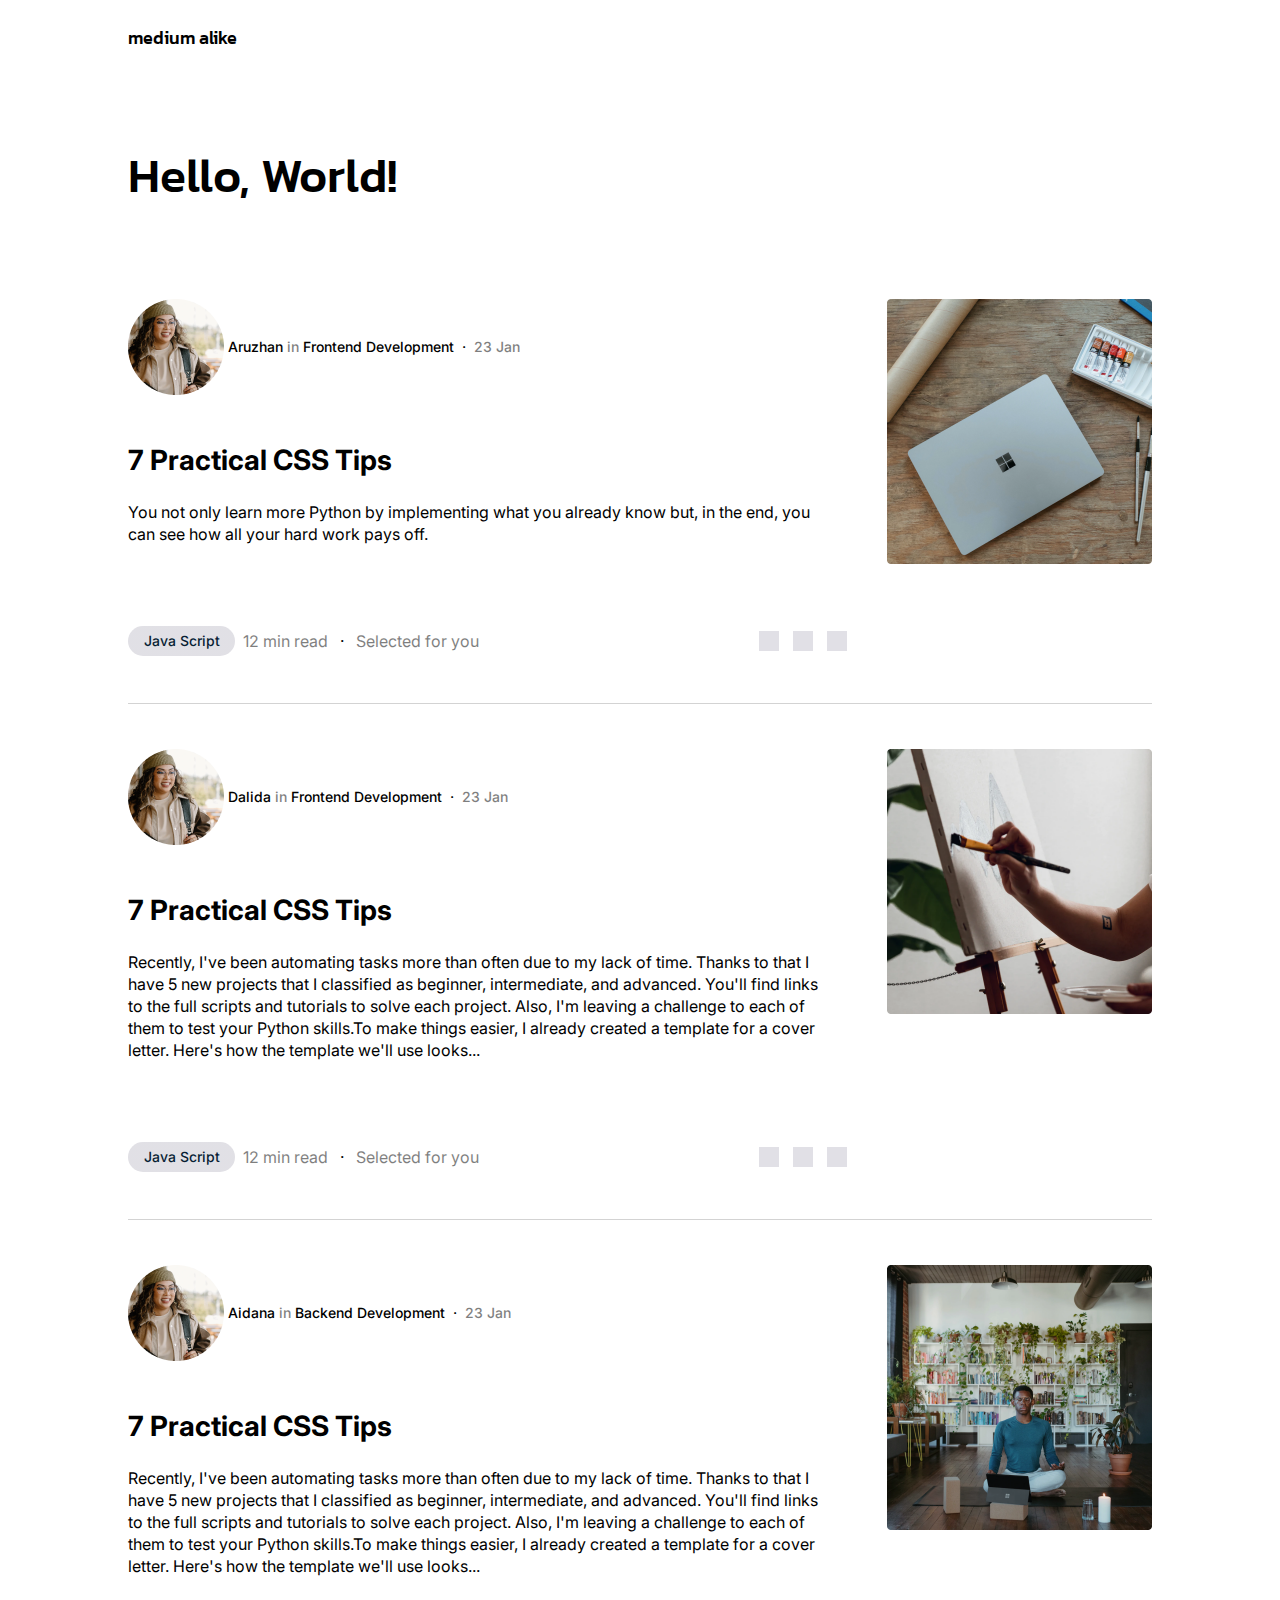
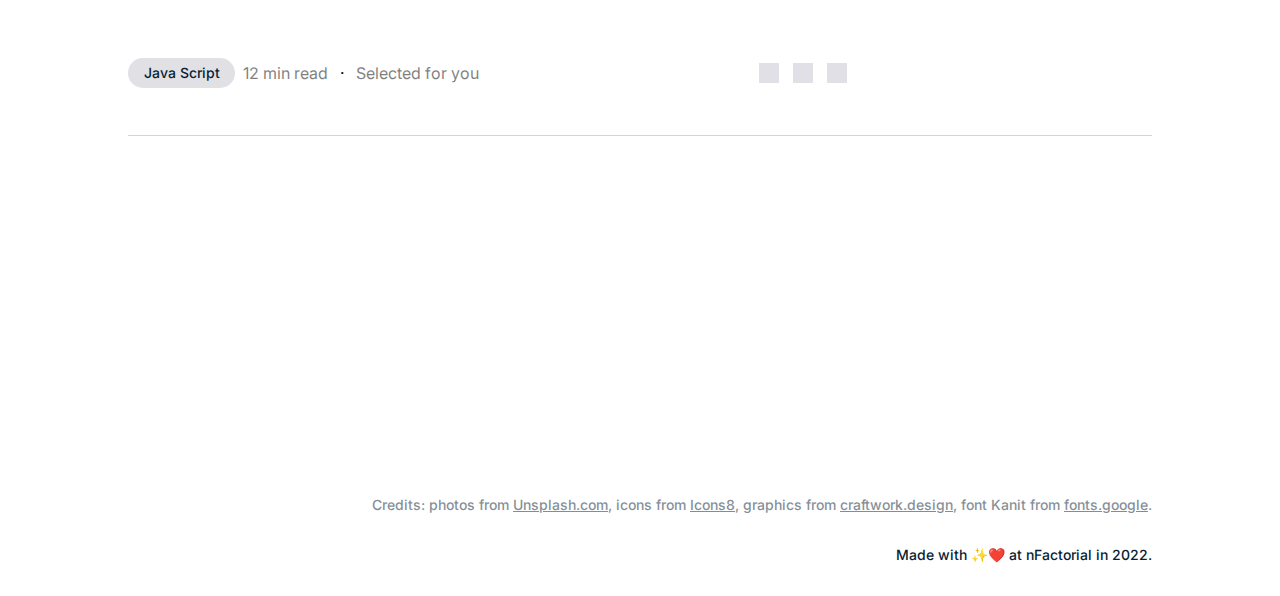
<file: MediaAsMedium/index.html>
<!DOCTYPE html>
<html lang="en">
<head>
  <meta charset="UTF-8">
  <meta http-equiv="X-UA-Compatible" content="IE=edge">
  <meta name="viewport" content="width=device-width, initial-scale=1.0">
  <title>Document</title>
  <link rel="stylesheet" href="./assets/css/styles.css">
</head>
<body>
  <h4 class="logo">Medium alike</h1>
  <div id="main">
    <h1 class="header">Hello, World!</h1>
    <div id="content"></div>
  </div>


  <div>
      <p class="credits">
      Credits: photos from&#160;<a href="unsplash.com" target="_blank">Unsplash.com</a>, icons
      from&#160; <a href="https://icons8.com/" target="_blank">Icons8</a>,
      graphics from&#160;
      <a href="https://craftwork.design/" target="_blank"
        >craftwork.design</a
      >, font Kanit from&#160;
      <a href="https://fonts.google.com/" target="_blank">fonts.google</a
      >.
    </p>
    
      <div class="end-footer">Made with ✨❤️ at nFactorial in 2022.</div>
  </div>

  <script src="./assets/js/script.js"></script>
</body>
</html>
</file>
<file: MediaAsMedium/assets/css/styles.css>
@import url('https://fonts.googleapis.com/css2?family=Inter:wght@400;500;600;700&family=Kanit:wght@500&display=swap');

body {
    margin: auto;
    width: 80%;
    font-family: "Inter", sans-serif;
}

.logo {
    font-family: "Kanit", sans-serif;
    font-weight: 500;
    font-size: 18px;
    text-transform: lowercase;
    margin: 24px auto;
}

.header {
    font-family: "Kanit", sans-serif;
    font-weight: 500;
    font-size: 48px;
    line-height: 120px;
    margin: 64px auto;
}

.information {
    display: flex;
    justify-content: flex-start;
    align-items: center;
    column-gap: 4px;
}

.squares {
    display: flex;
    flex-direction: row;
    column-gap: 14px;
}

.square {
    background: #E1E0E6;
    width: 20px;
    height: 20px;
}

.content-header {
    font-weight: 500;
    font-size: 14px;
    line-height: 18px;
}

.gray-text {
    opacity: 0.5;
}

.content-footer {
    display: flex;
    justify-content: space-between;
    align-items: center;
    margin-top: 70px;
    margin-bottom: 36px;
}

.content-footer-left {
    display: flex;
    flex-direction: row;
    align-items: center;
    column-gap: 8px;
}

.language {
    width: 107px;
    height: 30px;
    background: linear-gradient(0deg, rgba(8, 30, 52, 0.12), rgba(8, 30, 52, 0.12)), #FFFBFE;
    border-radius: 100px;
    font-weight: 500;
    font-size: 14px;
    line-height: 18px;
    display: flex;
    justify-content: center;
    align-items: center;
    color: #081E34;
}

.element {
    display: flex;
    justify-content: space-between;
    border-bottom: 1px solid lightgray;
    margin-bottom: 45px;
}

.elementContent {
    width: 755px;
}

.textContent {
    width: 693px;
    margin-top: 48px;
}

.imgContent {
    width: 265px;
    height: 265px;
    padding-left: 40px;
}

.content-topic {
    font-weight: 700;
    font-size: 28px;
    line-height: 34px;
}

.content-topic:hover {
    cursor: pointer;
    text-decoration: underline;
    opacity: 0.7;
}

.content-paragraph {
    margin-top: 24px;
    font-weight: 400;
    font-size: 16px;
    line-height: 22px;
}

.credits {
    display: flex;
    flex-wrap: wrap;
    font-style: normal;
    font-weight: 500;
    font-size: 14px;
    line-height: 18px;
    justify-content: flex-end;
    align-items: center;
    text-align: center;
    color: #081E34;
    opacity: 0.5;
    margin-top: 40vh;
}

.credits a {
    color: #081E34;
    opacity: 1;
}

.end-footer {
    margin: 32px 0;
    display: flex;
    justify-content: flex-end;
    font-weight: 500;
    font-size: 14px;
    line-height: 18px;
    color: #081E34;
}

.arrow-right {
    margin-top: 88px;
    margin-bottom: 160px;
    width: 24px;
height: 24px;
}

.arrow-right:hover {
    cursor: pointer;
    opacity: 0.5;
}

.changed-content {
    display: flex;
    justify-content: space-between;
}

.content-left-header {
    display: flex;
    justify-content: center;
    align-items: center;
}

.content-left-info {
    display: flex;
    flex-direction: column;
    justify-content: center;
}

.content-left-info h3, .content-left-info p {
    display: flex;
    flex-direction: column;
    justify-content: center;
    margin: 0;
    padding: 7px;
}

.content-right-header {
    column-gap: 20px;
    display: flex;
    height: fit-content;
    width: 18px;
height: 18px;
}

.changed-text {
    font-weight: 700;
    font-size: 34px;
    line-height: 38px;
    margin-top: 70px;
    margin-bottom: 24px;
}

.changed-p {
    margin-bottom: 70px;
}

.changed-img {
    width: 100%;
    height: 65%;
    
}

.changed-subheader {
    font-weight: 700;
    font-size: 24px;
    line-height: 28px;
    margin-top: 70px;
}

.changed-subparagraph {
    margin-top: 24px;
    font-weight: 400;
    font-size: 16px;
    line-height: 22px;
    margin-bottom: 73px;
}

.content-likes {
    display: flex;
    justify-content: space-between;
    
height: 24px;
}
</file>
